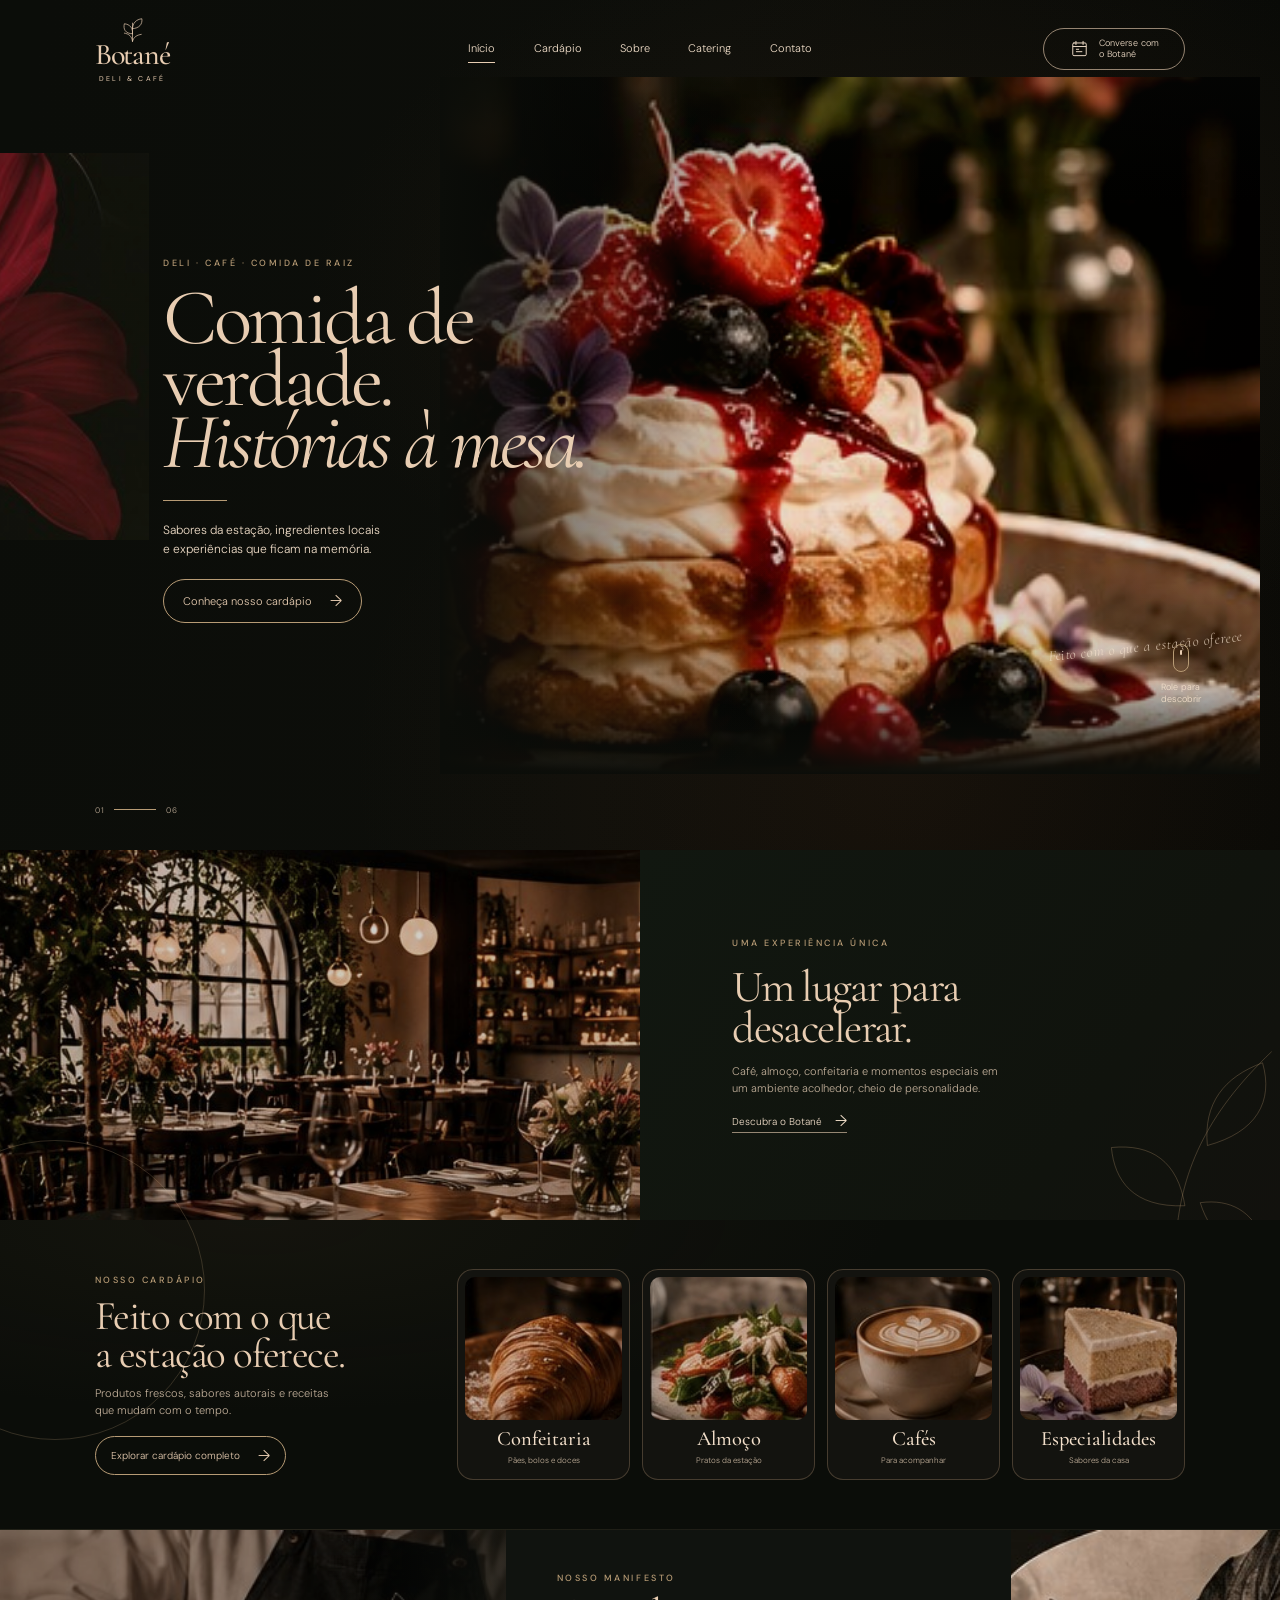
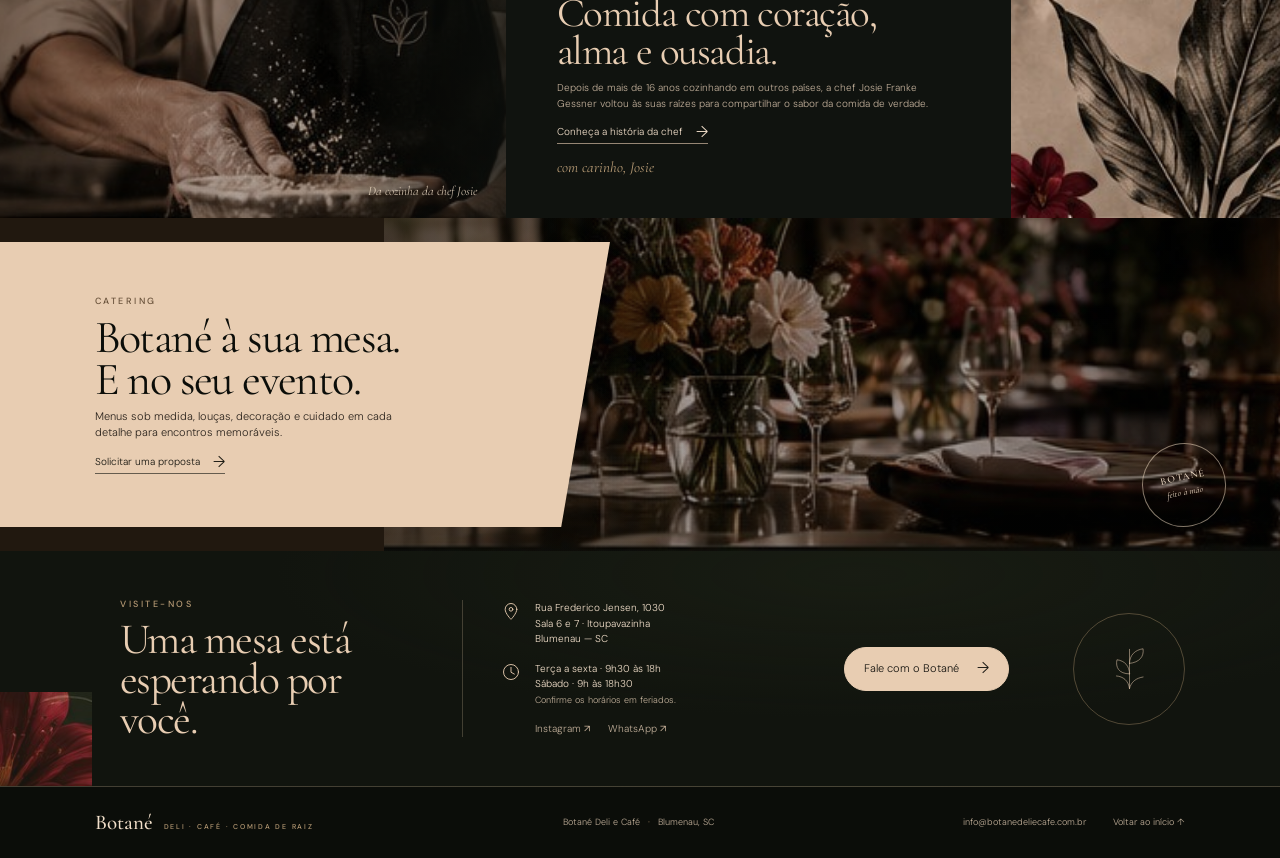
<file: index.html>
<!doctype html>
<html lang="pt-BR">
  <head>
    <meta charset="utf-8" />
    <meta name="viewport" content="width=device-width, initial-scale=1" />
    <meta name="theme-color" content="#10120d" />
    <meta name="description" content="Botané Deli e Café: comida de raiz, ingredientes da estação e experiências feitas com coração, alma e ousadia em Blumenau." />
    <title>Botané — comida de verdade, histórias à mesa</title>
    <link rel="preconnect" href="https://fonts.googleapis.com" />
    <link rel="preconnect" href="https://fonts.gstatic.com" crossorigin />
    <link href="https://fonts.googleapis.com/css2?family=Cormorant+Garamond:ital,wght@0,400;0,500;0,600;1,400;1,500&family=DM+Sans:wght@300;400;500;600&display=swap" rel="stylesheet" />
    <link rel="stylesheet" href="styles.css" />
    <script src="app.js" defer></script>
  </head>
  <body>
    <a class="skip-link" href="#conteudo">Pular para o conteúdo</a>
    <header class="site-header" data-header>
      <a class="brand" href="index.html" aria-label="Botané Deli e Café — página inicial">
        <svg class="brand__sprig" viewBox="0 0 42 48" aria-hidden="true"><path d="M21 42V13m0 17C9 30 6 22 8 14c9 1 14 7 13 16Zm0-8c0-9 6-15 15-16 1 9-4 15-15 16Zm0 20c-1-8-6-12-13-13m13 13c2-7 7-10 14-11" /></svg>
        <span class="brand__name">Botané</span>
        <span class="brand__descriptor">DELI &amp; CAFÉ</span>
      </a>
      <button class="menu-toggle" type="button" aria-label="Abrir navegação" aria-expanded="false" aria-controls="main-navigation" data-menu-toggle>
        <span></span><span></span>
      </button>
      <nav class="main-navigation" id="main-navigation" aria-label="Navegação principal" data-navigation>
        <a class="is-current" href="index.html" aria-current="page">Início</a>
        <a href="cardapio.html">Cardápio</a>
        <a href="#experiencia">Sobre</a>
        <a href="#catering">Catering</a>
        <a href="#visite">Contato</a>
      </nav>
      <a class="header-cta" href="https://wa.me/5547992079897" target="_blank" rel="noreferrer">
        <svg viewBox="0 0 24 24" aria-hidden="true"><rect x="3.5" y="5" width="17" height="16" rx="1.5"/><path d="M7.5 3v4M16.5 3v4M4 9.5h16M8 13h3M8 16h7"/></svg>
        <span>Converse com<br />o Botané</span>
      </a>
    </header>

    <main id="conteudo">
      <section class="hero" aria-labelledby="hero-title">
        <img class="hero__flower" src="public/images/hero-flower.jpg" alt="" aria-hidden="true" />
        <div class="hero__ambient" aria-hidden="true"></div>
        <div class="hero__media">
          <img src="public/images/hero-dessert.jpg" alt="Bolo artesanal com frutas vermelhas e flores comestíveis" fetchpriority="high" />
          <span class="hero__media-caption">Feito com o que a estação oferece</span>
        </div>
        <div class="hero__content">
          <p class="eyebrow">DELI · CAFÉ · COMIDA DE RAIZ</p>
          <h1 id="hero-title">Comida de<br />verdade.<br /><em>Histórias à mesa.</em></h1>
          <span class="fine-rule" aria-hidden="true"></span>
          <p class="hero__intro">Sabores da estação, ingredientes locais<br class="desktop-break" /> e experiências que ficam na memória.</p>
          <a class="button button--outline" href="cardapio.html">Conheça nosso cardápio <span aria-hidden="true">→</span></a>
        </div>
        <a class="scroll-cue" href="#experiencia" aria-label="Role para descobrir"><span class="scroll-cue__mouse" aria-hidden="true"></span><span>Role para<br />descobrir</span></a>
        <span class="hero__index" aria-hidden="true">01 <i></i> 06</span>
      </section>

      <section class="experience" id="experiencia" aria-labelledby="experience-title">
        <div class="experience__photo"><img src="public/images/cafe-interior.jpg" alt="Interior acolhedor do Botané, com luz quente, plantas e mesas postas" loading="lazy" /></div>
        <div class="experience__copy">
          <p class="eyebrow">UMA EXPERIÊNCIA ÚNICA</p>
          <h2 id="experience-title">Um lugar para<br />desacelerar.</h2>
          <p>Café, almoço, confeitaria e momentos especiais em um ambiente acolhedor, cheio de personalidade.</p>
          <a class="text-link" href="#manifesto">Descubra o Botané <span aria-hidden="true">→</span></a>
          <svg class="experience__leaf" viewBox="0 0 190 220" aria-hidden="true"><path d="M82 206C86 137 111 80 176 18M91 169C40 171 22 144 19 112c40-4 65 14 72 57Zm22-59c-4-41 16-67 54-81 11 38-6 68-54 81Zm-7 56c30-4 51 9 61 35-28 12-50 0-61-35Z"/></svg>
        </div>
      </section>

      <section class="menu-preview section-wrap" aria-labelledby="menu-preview-title">
        <div class="menu-preview__intro">
          <p class="eyebrow">NOSSO CARDÁPIO</p>
          <h2 id="menu-preview-title">Feito com o que<br />a estação oferece.</h2>
          <p>Produtos frescos, sabores autorais e receitas que mudam com o tempo.</p>
          <a class="button button--outline" href="cardapio.html">Explorar cardápio completo <span aria-hidden="true">→</span></a>
        </div>
        <div class="category-cards">
          <a class="category-card" href="cardapio.html#confeitaria"><img src="public/images/menu-croissant.jpg" alt="Croissant dourado" loading="lazy" /><span class="category-card__name">Confeitaria</span><span class="category-card__caption">Pães, bolos e doces</span></a>
          <a class="category-card" href="cardapio.html#almoco"><img src="public/images/menu-lunch.jpg" alt="Prato fresco com folhas e vegetais" loading="lazy" /><span class="category-card__name">Almoço</span><span class="category-card__caption">Pratos da estação</span></a>
          <a class="category-card" href="cardapio.html#cafes"><img src="public/images/menu-coffee.jpg" alt="Café com desenho de latte art" loading="lazy" /><span class="category-card__name">Cafés</span><span class="category-card__caption">Para acompanhar</span></a>
          <a class="category-card" href="cardapio.html#especialidades"><img src="public/images/menu-cake.jpg" alt="Fatia de bolo artesanal" loading="lazy" /><span class="category-card__name">Especialidades</span><span class="category-card__caption">Sabores da casa</span></a>
        </div>
        <span class="section-ornament section-ornament--menu" aria-hidden="true"></span>
      </section>

      <section class="manifesto" id="manifesto" aria-labelledby="manifesto-title">
        <div class="manifesto__portrait"><img src="public/images/chef-josie.jpg" alt="Chef Josie prepara uma receita artesanal" loading="lazy" /><span class="manifesto__portrait-caption">Da cozinha da chef Josie</span></div>
        <div class="manifesto__copy">
          <p class="eyebrow">NOSSO MANIFESTO</p>
          <h2 id="manifesto-title">Comida com coração,<br />alma e ousadia.</h2>
          <p>Depois de mais de 16 anos cozinhando em outros países, a chef Josie Franke Gessner voltou às suas raízes para compartilhar o sabor da comida de verdade.</p>
          <a class="text-link" href="https://botanedeliecafe.com.br/" target="_blank" rel="noreferrer">Conheça a história da chef <span aria-hidden="true">→</span></a>
          <span class="manifesto__signature">com carinho, Josie</span>
        </div>
        <div class="manifesto__botanical"><img src="public/images/botanical-detail.jpg" alt="Composição botânica com flores em tons vinho e folhas" loading="lazy" /></div>
      </section>

      <section class="catering" id="catering" aria-labelledby="catering-title">
        <div class="catering__photo"><img src="public/images/catering-table.jpg" alt="Mesa de evento preparada com flores e louças" loading="lazy" /></div>
        <div class="catering__panel">
          <p class="eyebrow">CATERING</p>
          <h2 id="catering-title">Botané à sua mesa.<br />E no seu evento.</h2>
          <p>Menus sob medida, louças, decoração e cuidado em cada detalhe para encontros memoráveis.</p>
          <a class="text-link" href="https://wa.me/5547992079897?text=Olá%2C%20quero%20conversar%20sobre%20catering." target="_blank" rel="noreferrer">Solicitar uma proposta <span aria-hidden="true">→</span></a>
        </div>
        <span class="catering__seal" aria-hidden="true">BOTANÉ<br /><small>feito à mão</small></span>
      </section>

      <section class="visit" id="visite" aria-labelledby="visit-title">
        <img class="visit__flower" src="public/images/footer-flower.jpg" alt="" aria-hidden="true" loading="lazy" />
        <div class="visit__heading"><p class="eyebrow">VISITE-NOS</p><h2 id="visit-title">Uma mesa está<br />esperando por você.</h2></div>
        <div class="visit__details">
          <div class="visit__detail">
            <svg viewBox="0 0 24 24" aria-hidden="true"><path d="M19 10c0 5-7 12-7 12S5 15 5 10a7 7 0 1 1 14 0Z"/><circle cx="12" cy="10" r="2.2"/></svg>
            <p>Rua Frederico Jensen, 1030<br />Sala 6 e 7 · Itoupavazinha<br />Blumenau — SC</p>
          </div>
          <div class="visit__detail">
            <svg viewBox="0 0 24 24" aria-hidden="true"><circle cx="12" cy="12" r="9"/><path d="M12 6.5v5.8l4 2.2"/></svg>
            <p>Terça a sexta · 9h30 às 18h<br />Sábado · 9h às 18h30<br /><small>Confirme os horários em feriados.</small></p>
          </div>
          <div class="visit__socials"><a href="https://instagram.com/botanedeliecafe" target="_blank" rel="noreferrer" aria-label="Instagram da Botané">Instagram <span aria-hidden="true">↗</span></a><a href="https://wa.me/5547992079897" target="_blank" rel="noreferrer" aria-label="WhatsApp da Botané">WhatsApp <span aria-hidden="true">↗</span></a></div>
        </div>
        <a class="button button--cream" href="https://wa.me/5547992079897" target="_blank" rel="noreferrer">Fale com o Botané <span aria-hidden="true">→</span></a>
        <div class="visit__emblem" aria-hidden="true"><svg viewBox="0 0 90 100"><path d="M45 89V14m0 47C24 61 18 48 21 34c15 2 24 12 24 27Zm0-20c0-16 11-26 26-28 2 15-7 26-26 28Zm0 48c-2-15-12-23-25-24m25 24c3-13 13-20 26-22"/></svg></div>
      </section>
    </main>

    <footer class="site-footer">
      <a class="footer-brand" href="index.html">Botané <span>DELI · CAFÉ · COMIDA DE RAIZ</span></a>
      <p>Botané Deli e Café <span>·</span> Blumenau, SC</p>
      <a class="footer-email" href="mailto:info@botanedeliecafe.com.br">info@botanedeliecafe.com.br</a>
      <span class="footer-rule" aria-hidden="true"></span>
      <a class="footer-top" href="#conteudo">Voltar ao início ↑</a>
    </footer>
  </body>
</html>
</file>
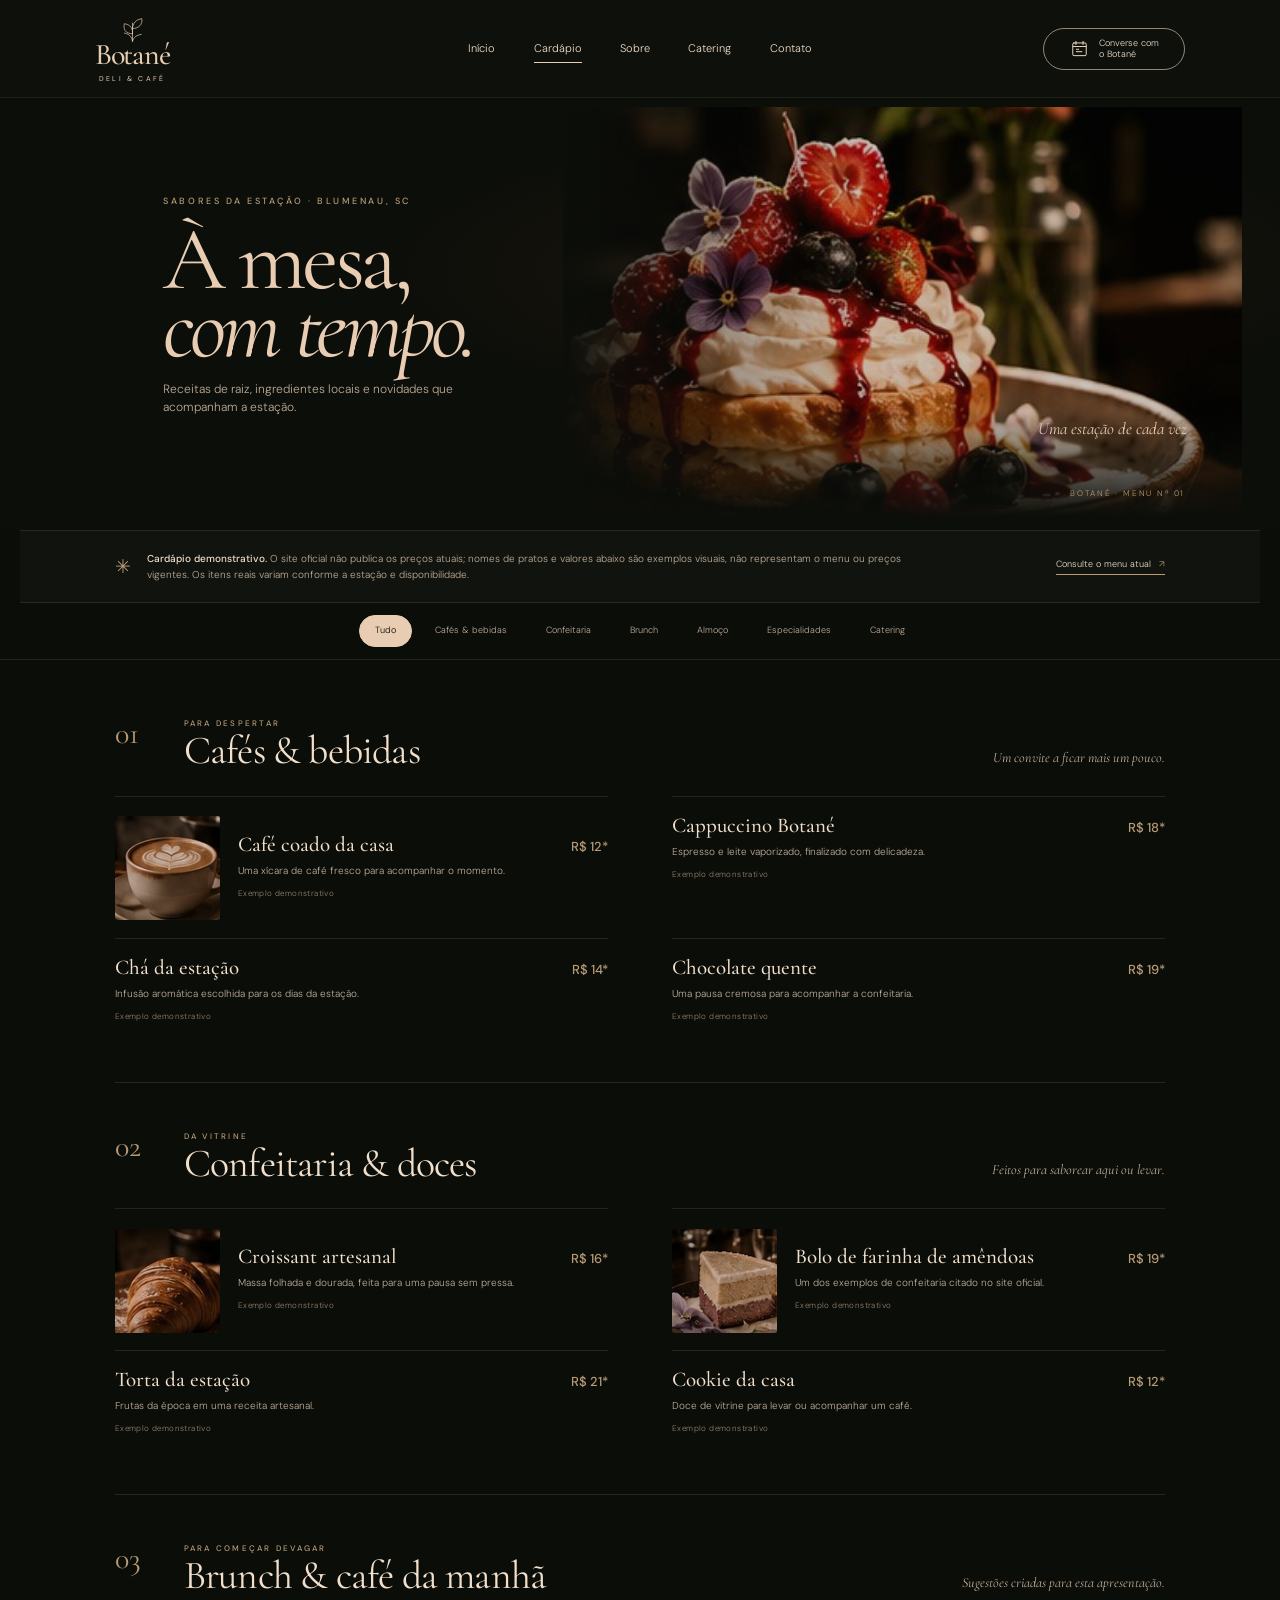
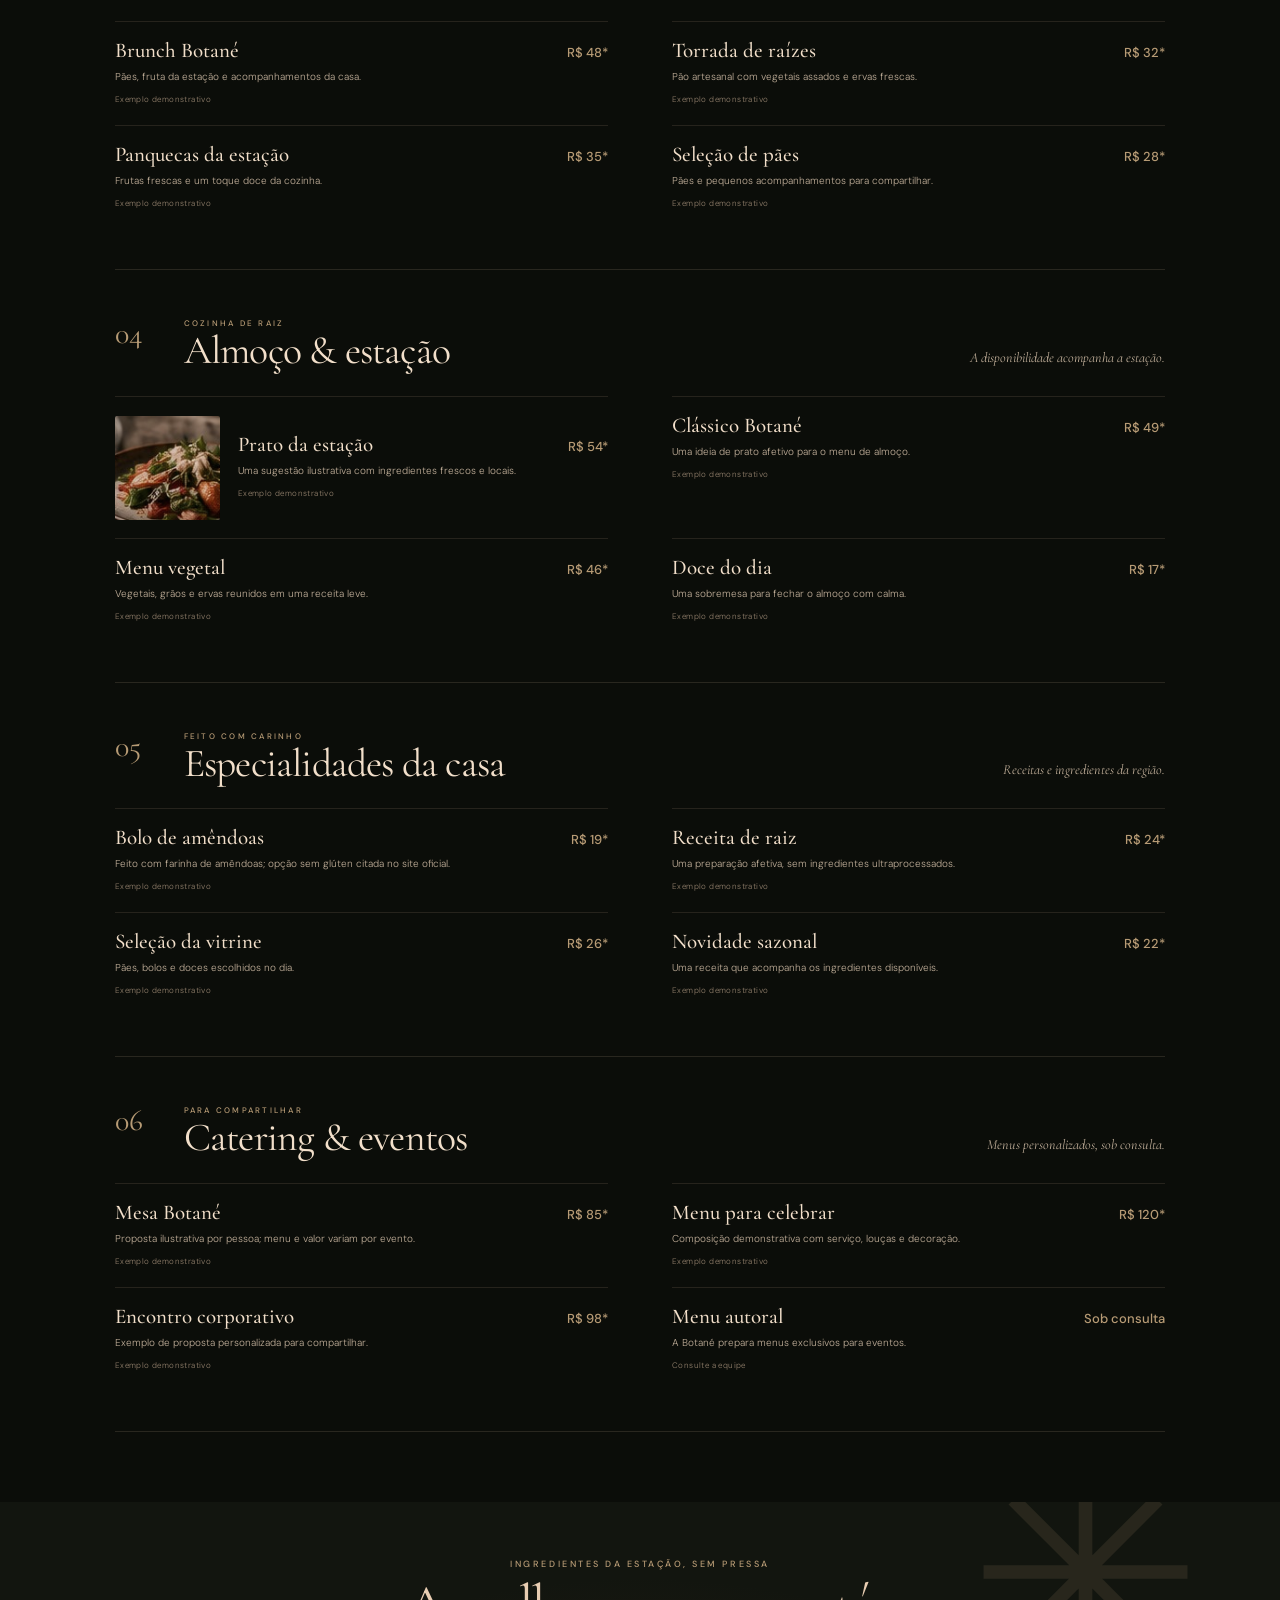
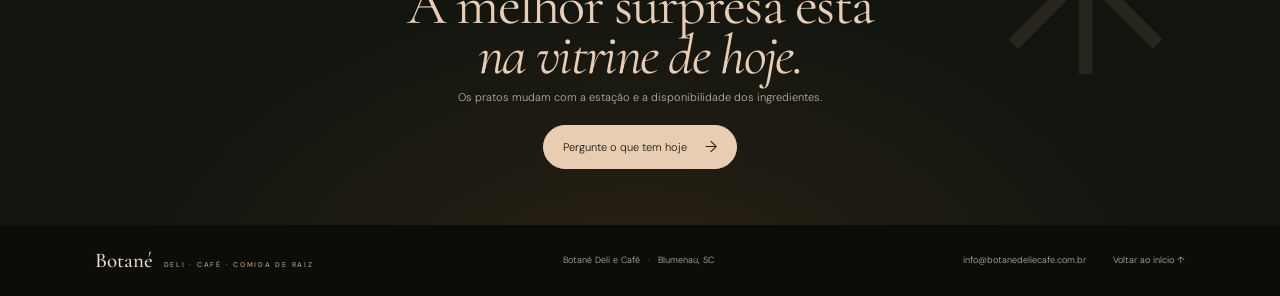
<file: cardapio.html>
<!doctype html>
<html lang="pt-BR">
  <head>
    <meta charset="utf-8" />
    <meta name="viewport" content="width=device-width, initial-scale=1" />
    <meta name="theme-color" content="#10120d" />
    <meta name="description" content="Explore o cardápio sazonal da Botané Deli e Café. Os valores e sugestões desta página são demonstrativos." />
    <title>Cardápio da estação — Botané Deli &amp; Café</title>
    <link rel="preconnect" href="https://fonts.googleapis.com" />
    <link rel="preconnect" href="https://fonts.gstatic.com" crossorigin />
    <link href="https://fonts.googleapis.com/css2?family=Cormorant+Garamond:ital,wght@0,400;0,500;0,600;1,400;1,500&family=DM+Sans:wght@300;400;500;600&display=swap" rel="stylesheet" />
    <link rel="stylesheet" href="styles.css" />
    <script src="app.js" defer></script>
  </head>
  <body class="menu-page">
    <a class="skip-link" href="#conteudo">Pular para o conteúdo</a>
    <header class="site-header site-header--solid" data-header>
      <a class="brand" href="index.html" aria-label="Botané Deli e Café — página inicial">
        <svg class="brand__sprig" viewBox="0 0 42 48" aria-hidden="true"><path d="M21 42V13m0 17C9 30 6 22 8 14c9 1 14 7 13 16Zm0-8c0-9 6-15 15-16 1 9-4 15-15 16Zm0 20c-1-8-6-12-13-13m13 13c2-7 7-10 14-11" /></svg>
        <span class="brand__name">Botané</span><span class="brand__descriptor">DELI &amp; CAFÉ</span>
      </a>
      <button class="menu-toggle" type="button" aria-label="Abrir navegação" aria-expanded="false" aria-controls="main-navigation" data-menu-toggle><span></span><span></span></button>
      <nav class="main-navigation" id="main-navigation" aria-label="Navegação principal" data-navigation>
        <a href="index.html">Início</a><a class="is-current" href="cardapio.html" aria-current="page">Cardápio</a><a href="index.html#experiencia">Sobre</a><a href="index.html#catering">Catering</a><a href="index.html#visite">Contato</a>
      </nav>
      <a class="header-cta" href="https://wa.me/5547992079897" target="_blank" rel="noreferrer"><svg viewBox="0 0 24 24" aria-hidden="true"><rect x="3.5" y="5" width="17" height="16" rx="1.5"/><path d="M7.5 3v4M16.5 3v4M4 9.5h16M8 13h3M8 16h7"/></svg><span>Converse com<br />o Botané</span></a>
    </header>

    <main id="conteudo" class="menu-main">
      <section class="menu-hero" aria-labelledby="menu-title">
        <div class="menu-hero__copy"><p class="eyebrow">SABORES DA ESTAÇÃO · BLUMENAU, SC</p><h1 id="menu-title">À mesa,<br /><em>com tempo.</em></h1><p>Receitas de raiz, ingredientes locais e novidades que acompanham a estação.</p></div>
        <div class="menu-hero__image"><img src="public/images/hero-dessert.jpg" alt="Bolo da estação com frutas vermelhas frescas" /><span>Uma estação de cada vez</span></div>
        <span class="menu-hero__number" aria-hidden="true">BOTANÉ · MENU Nº 01</span>
      </section>

      <div class="menu-note"><span class="menu-note__icon" aria-hidden="true">✳</span><p><strong>Cardápio demonstrativo.</strong> O site oficial não publica os preços atuais; nomes de pratos e valores abaixo são exemplos visuais, não representam o menu ou preços vigentes. Os itens reais variam conforme a estação e disponibilidade.</p><a href="https://wa.me/5547992079897?text=Olá%2C%20pode%20me%20enviar%20o%20cardápio%20atual%3F" target="_blank" rel="noreferrer">Consulte o menu atual <span aria-hidden="true">↗</span></a></div>

      <nav class="menu-categories" aria-label="Categorias do cardápio" data-menu-filters>
        <button class="is-active" type="button" data-filter="all" aria-pressed="true">Tudo</button>
        <button type="button" data-filter="cafes" aria-pressed="false">Cafés &amp; bebidas</button>
        <button type="button" data-filter="confeitaria" aria-pressed="false">Confeitaria</button>
        <button type="button" data-filter="brunch" aria-pressed="false">Brunch</button>
        <button type="button" data-filter="almoco" aria-pressed="false">Almoço</button>
        <button type="button" data-filter="especialidades" aria-pressed="false">Especialidades</button>
        <button type="button" data-filter="catering-menu" aria-pressed="false">Catering</button>
      </nav>

      <div class="menu-sections" data-menu-sections>
        <section class="menu-section" id="cafes" data-category="cafes" aria-labelledby="cafes-title">
          <div class="menu-section__heading"><span class="menu-section__no">01</span><div><p class="eyebrow">PARA DESPERTAR</p><h2 id="cafes-title">Cafés &amp; bebidas</h2></div><p class="menu-section__note">Um convite a ficar mais um pouco.</p></div>
          <div class="menu-items">
            <article class="menu-item menu-item--photo"><img src="public/images/menu-coffee.jpg" alt="Café com latte art" loading="lazy" /><div class="menu-item__body"><div class="menu-item__title"><h3>Café coado da casa</h3><span>R$ 12*</span></div><p>Uma xícara de café fresco para acompanhar o momento.</p><small>Exemplo demonstrativo</small></div></article>
            <article class="menu-item"><div class="menu-item__title"><h3>Cappuccino Botané</h3><span>R$ 18*</span></div><p>Espresso e leite vaporizado, finalizado com delicadeza.</p><small>Exemplo demonstrativo</small></article>
            <article class="menu-item"><div class="menu-item__title"><h3>Chá da estação</h3><span>R$ 14*</span></div><p>Infusão aromática escolhida para os dias da estação.</p><small>Exemplo demonstrativo</small></article>
            <article class="menu-item"><div class="menu-item__title"><h3>Chocolate quente</h3><span>R$ 19*</span></div><p>Uma pausa cremosa para acompanhar a confeitaria.</p><small>Exemplo demonstrativo</small></article>
          </div>
        </section>

        <section class="menu-section" id="confeitaria" data-category="confeitaria" aria-labelledby="confeitaria-title">
          <div class="menu-section__heading"><span class="menu-section__no">02</span><div><p class="eyebrow">DA VITRINE</p><h2 id="confeitaria-title">Confeitaria &amp; doces</h2></div><p class="menu-section__note">Feitos para saborear aqui ou levar.</p></div>
          <div class="menu-items">
            <article class="menu-item menu-item--photo"><img src="public/images/menu-croissant.jpg" alt="Croissant artesanal" loading="lazy" /><div class="menu-item__body"><div class="menu-item__title"><h3>Croissant artesanal</h3><span>R$ 16*</span></div><p>Massa folhada e dourada, feita para uma pausa sem pressa.</p><small>Exemplo demonstrativo</small></div></article>
            <article class="menu-item menu-item--photo"><img src="public/images/menu-cake.jpg" alt="Fatia de bolo artesanal" loading="lazy" /><div class="menu-item__body"><div class="menu-item__title"><h3>Bolo de farinha de amêndoas</h3><span>R$ 19*</span></div><p>Um dos exemplos de confeitaria citado no site oficial.</p><small>Exemplo demonstrativo</small></div></article>
            <article class="menu-item"><div class="menu-item__title"><h3>Torta da estação</h3><span>R$ 21*</span></div><p>Frutas da época em uma receita artesanal.</p><small>Exemplo demonstrativo</small></article>
            <article class="menu-item"><div class="menu-item__title"><h3>Cookie da casa</h3><span>R$ 12*</span></div><p>Doce de vitrine para levar ou acompanhar um café.</p><small>Exemplo demonstrativo</small></article>
          </div>
        </section>

        <section class="menu-section" id="brunch" data-category="brunch" aria-labelledby="brunch-title">
          <div class="menu-section__heading"><span class="menu-section__no">03</span><div><p class="eyebrow">PARA COMEÇAR DEVAGAR</p><h2 id="brunch-title">Brunch &amp; café da manhã</h2></div><p class="menu-section__note">Sugestões criadas para esta apresentação.</p></div>
          <div class="menu-items">
            <article class="menu-item"><div class="menu-item__title"><h3>Brunch Botané</h3><span>R$ 48*</span></div><p>Pães, fruta da estação e acompanhamentos da casa.</p><small>Exemplo demonstrativo</small></article>
            <article class="menu-item"><div class="menu-item__title"><h3>Torrada de raízes</h3><span>R$ 32*</span></div><p>Pão artesanal com vegetais assados e ervas frescas.</p><small>Exemplo demonstrativo</small></article>
            <article class="menu-item"><div class="menu-item__title"><h3>Panquecas da estação</h3><span>R$ 35*</span></div><p>Frutas frescas e um toque doce da cozinha.</p><small>Exemplo demonstrativo</small></article>
            <article class="menu-item"><div class="menu-item__title"><h3>Seleção de pães</h3><span>R$ 28*</span></div><p>Pães e pequenos acompanhamentos para compartilhar.</p><small>Exemplo demonstrativo</small></article>
          </div>
        </section>

        <section class="menu-section" id="almoco" data-category="almoco" aria-labelledby="almoco-title">
          <div class="menu-section__heading"><span class="menu-section__no">04</span><div><p class="eyebrow">COZINHA DE RAIZ</p><h2 id="almoco-title">Almoço &amp; estação</h2></div><p class="menu-section__note">A disponibilidade acompanha a estação.</p></div>
          <div class="menu-items">
            <article class="menu-item menu-item--photo"><img src="public/images/menu-lunch.jpg" alt="Salada de folhas e vegetais da estação" loading="lazy" /><div class="menu-item__body"><div class="menu-item__title"><h3>Prato da estação</h3><span>R$ 54*</span></div><p>Uma sugestão ilustrativa com ingredientes frescos e locais.</p><small>Exemplo demonstrativo</small></div></article>
            <article class="menu-item"><div class="menu-item__title"><h3>Clássico Botané</h3><span>R$ 49*</span></div><p>Uma ideia de prato afetivo para o menu de almoço.</p><small>Exemplo demonstrativo</small></article>
            <article class="menu-item"><div class="menu-item__title"><h3>Menu vegetal</h3><span>R$ 46*</span></div><p>Vegetais, grãos e ervas reunidos em uma receita leve.</p><small>Exemplo demonstrativo</small></article>
            <article class="menu-item"><div class="menu-item__title"><h3>Doce do dia</h3><span>R$ 17*</span></div><p>Uma sobremesa para fechar o almoço com calma.</p><small>Exemplo demonstrativo</small></article>
          </div>
        </section>

        <section class="menu-section" id="especialidades" data-category="especialidades" aria-labelledby="special-title">
          <div class="menu-section__heading"><span class="menu-section__no">05</span><div><p class="eyebrow">FEITO COM CARINHO</p><h2 id="special-title">Especialidades da casa</h2></div><p class="menu-section__note">Receitas e ingredientes da região.</p></div>
          <div class="menu-items">
            <article class="menu-item"><div class="menu-item__title"><h3>Bolo de amêndoas</h3><span>R$ 19*</span></div><p>Feito com farinha de amêndoas; opção sem glúten citada no site oficial.</p><small>Exemplo demonstrativo</small></article>
            <article class="menu-item"><div class="menu-item__title"><h3>Receita de raiz</h3><span>R$ 24*</span></div><p>Uma preparação afetiva, sem ingredientes ultraprocessados.</p><small>Exemplo demonstrativo</small></article>
            <article class="menu-item"><div class="menu-item__title"><h3>Seleção da vitrine</h3><span>R$ 26*</span></div><p>Pães, bolos e doces escolhidos no dia.</p><small>Exemplo demonstrativo</small></article>
            <article class="menu-item"><div class="menu-item__title"><h3>Novidade sazonal</h3><span>R$ 22*</span></div><p>Uma receita que acompanha os ingredientes disponíveis.</p><small>Exemplo demonstrativo</small></article>
          </div>
        </section>

        <section class="menu-section" id="catering-menu" data-category="catering-menu" aria-labelledby="catering-menu-title">
          <div class="menu-section__heading"><span class="menu-section__no">06</span><div><p class="eyebrow">PARA COMPARTILHAR</p><h2 id="catering-menu-title">Catering &amp; eventos</h2></div><p class="menu-section__note">Menus personalizados, sob consulta.</p></div>
          <div class="menu-items">
            <article class="menu-item"><div class="menu-item__title"><h3>Mesa Botané</h3><span>R$ 85*</span></div><p>Proposta ilustrativa por pessoa; menu e valor variam por evento.</p><small>Exemplo demonstrativo</small></article>
            <article class="menu-item"><div class="menu-item__title"><h3>Menu para celebrar</h3><span>R$ 120*</span></div><p>Composição demonstrativa com serviço, louças e decoração.</p><small>Exemplo demonstrativo</small></article>
            <article class="menu-item"><div class="menu-item__title"><h3>Encontro corporativo</h3><span>R$ 98*</span></div><p>Exemplo de proposta personalizada para compartilhar.</p><small>Exemplo demonstrativo</small></article>
            <article class="menu-item"><div class="menu-item__title"><h3>Menu autoral</h3><span>Sob consulta</span></div><p>A Botané prepara menus exclusivos para eventos.</p><small>Consulte a equipe</small></article>
          </div>
        </section>
      </div>

      <section class="menu-cta" aria-labelledby="menu-cta-title"><p class="eyebrow">INGREDIENTES DA ESTAÇÃO, SEM PRESSA</p><h2 id="menu-cta-title">A melhor surpresa está<br /><em>na vitrine de hoje.</em></h2><p>Os pratos mudam com a estação e a disponibilidade dos ingredientes.</p><a class="button button--cream" href="https://wa.me/5547992079897?text=Olá%2C%20quero%20saber%20o%20que%20está%20disponível%20hoje." target="_blank" rel="noreferrer">Pergunte o que tem hoje <span aria-hidden="true">→</span></a><span class="menu-cta__ornament" aria-hidden="true">✳</span></section>
    </main>

    <footer class="site-footer"><a class="footer-brand" href="index.html">Botané <span>DELI · CAFÉ · COMIDA DE RAIZ</span></a><p>Botané Deli e Café <span>·</span> Blumenau, SC</p><a class="footer-email" href="mailto:info@botanedeliecafe.com.br">info@botanedeliecafe.com.br</a><span class="footer-rule" aria-hidden="true"></span><a class="footer-top" href="#conteudo">Voltar ao início ↑</a></footer>
  </body>
</html>
</file>
<file: styles.css>
@import url('https://fonts.googleapis.com/css2?family=Cormorant+Garamond:ital,wght@0,400;0,500;0,600;1,400;1,500&family=DM+Sans:wght@300;400;500;600&display=swap');

:root {
  color-scheme: dark;
  --ink: #0b0d09;
  --ink-soft: #11140f;
  --ink-green: #10160f;
  --cream: #e8cdb2;
  --cream-light: #f2dfca;
  --muted: #bfad98;
  --gold: #b79b75;
  --line: rgba(226, 199, 166, .24);
  --serif: 'Cormorant Garamond', Georgia, serif;
  --sans: 'DM Sans', Arial, sans-serif;
  --page-gutter: clamp(24px, 7.4vw, 112px);
}

* { box-sizing: border-box; }
html { scroll-behavior: smooth; scroll-padding-top: 90px; background: var(--ink); }
body { margin: 0; background: var(--ink); color: var(--cream); font-family: var(--sans); font-size: 14px; font-weight: 300; line-height: 1.55; overflow-x: hidden; }
img { display: block; max-width: 100%; }
a { color: inherit; text-decoration: none; }
button { color: inherit; font: inherit; }
::selection { color: var(--ink); background: var(--cream); }

.skip-link { position: fixed; z-index: 30; top: 12px; left: 12px; padding: 10px 14px; color: var(--ink); background: var(--cream); transform: translateY(-160%); }
.skip-link:focus { transform: translateY(0); }
.eyebrow { margin: 0 0 17px; color: var(--gold); font-size: 9px; font-weight: 500; letter-spacing: .28em; line-height: 1.5; text-transform: uppercase; }
.fine-rule { display: block; width: 64px; height: 1px; margin: 26px 0 20px; background: var(--gold); }

.site-header { position: absolute; z-index: 10; top: 0; left: 0; display: grid; width: 100%; min-height: 94px; padding: 15px var(--page-gutter); grid-template-columns: 1fr auto 1fr; align-items: center; }
.site-header--solid { position: relative; background: #0d100b; border-bottom: 1px solid rgba(226,199,166,.08); }
.brand { display: inline-grid; width: max-content; justify-items: center; line-height: 1; color: var(--cream); }
.brand__sprig { width: 27px; height: 30px; margin-bottom: -2px; fill: none; stroke: var(--cream); stroke-linecap: round; stroke-linejoin: round; stroke-width: 1.1; }
.brand__name { font: 500 30px/.8 var(--serif); letter-spacing: -.04em; }
.brand__descriptor { margin-top: 8px; font-size: 7px; font-weight: 400; letter-spacing: .32em; }
.main-navigation { display: flex; align-items: center; gap: clamp(22px, 3vw, 45px); }
.main-navigation a { position: relative; padding: 10px 0; color: var(--cream-light); font-size: 11px; transition: color .25s ease; }
.main-navigation a:hover, .main-navigation a:focus-visible { color: #fff; }
.main-navigation a::after { position: absolute; right: 0; bottom: 4px; left: 0; height: 1px; background: var(--cream); content: ''; transform: scaleX(0); transform-origin: left; transition: transform .25s ease; }
.main-navigation a:hover::after, .main-navigation a.is-current::after { transform: scaleX(1); }
.header-cta { justify-self: end; display: inline-flex; min-width: 142px; min-height: 42px; align-items: center; justify-content: center; gap: 10px; padding: 7px 15px; border: 1px solid rgba(232,205,178,.62); border-radius: 30px; color: var(--cream-light); font-size: 9px; line-height: 1.2; transition: background .25s, color .25s; }
.header-cta:hover { color: var(--ink); background: var(--cream); }
.header-cta svg { width: 19px; height: 19px; fill: none; stroke: currentColor; stroke-linecap: round; stroke-linejoin: round; stroke-width: 1.2; }
.menu-toggle { display: none; }

.hero { position: relative; isolation: isolate; display: flex; min-height: min(850px, 100svh); align-items: center; overflow: hidden; padding: 113px var(--page-gutter) 78px; background: radial-gradient(ellipse at 72% 35%, rgba(57,38,20,.32), transparent 47%), linear-gradient(100deg,#0b0d09 3%,#0d0e0a 51%,#080906 100%); }
.hero__ambient { position: absolute; z-index: -1; inset: 0; opacity: .55; background: radial-gradient(ellipse at 70% 90%,rgba(112,59,28,.24),transparent 43%); }
.hero__flower { position: absolute; z-index: -1; top: 18%; left: -43px; width: clamp(116px, 15vw, 198px); height: auto; mix-blend-mode: screen; opacity: .87; filter: saturate(1.1) brightness(.9); }
.hero__media { position: absolute; z-index: -1; top: 9%; right: 1.6%; width: min(64%, 940px); height: 82%; }
.hero__media::after { position: absolute; inset: 0; background: linear-gradient(90deg,var(--ink) 0%,rgba(11,13,9,.48) 14%,transparent 43%),linear-gradient(0deg,var(--ink) 0%,rgba(11,13,9,.17) 13%,transparent 36%),linear-gradient(180deg,rgba(11,13,9,.3),transparent 18%); content: ''; }
.hero__media img { width: 100%; height: 100%; object-fit: cover; object-position: 52% center; opacity: .93; filter: saturate(.95) contrast(1.04); }
.hero__media-caption { position: absolute; right: 2%; bottom: 17%; z-index: 1; color: rgba(242,223,202,.72); font: italic 15px var(--serif); letter-spacing: .04em; transform: rotate(-6deg); }
.hero__content { position: relative; z-index: 1; width: min(530px, 52%); margin: 0 0 5px 6.3%; }
.hero__content .eyebrow { margin-bottom: 18px; }
h1, h2, h3, p { margin-top: 0; }
.hero h1 { margin: 0; font: 400 clamp(64px, 6.2vw, 94px)/.78 var(--serif); letter-spacing: -.045em; }
.hero h1 em, .menu-hero h1 em, .menu-cta h2 em { font-weight: 400; }
.hero__intro { margin: 0; color: var(--cream-light); font-size: 12px; line-height: 1.55; }
.button { display: inline-flex; min-height: 44px; align-items: center; justify-content: center; gap: 18px; padding: 11px 19px; border: 1px solid var(--gold); border-radius: 99px; font-size: 11px; transition: color .25s, background .25s, border .25s, transform .25s; }
.button span, .text-link span { font-size: 16px; line-height: .8; transition: transform .25s; }
.button:hover span, .text-link:hover span { transform: translateX(4px); }
.button--outline:hover { color: var(--ink); background: var(--cream); border-color: var(--cream); }
.hero .button { margin-top: 21px; }
.scroll-cue { position: absolute; right: 6.2%; bottom: 17%; display: grid; justify-items: center; gap: 9px; color: var(--cream-light); font-size: 9px; line-height: 1.35; text-align: center; }
.scroll-cue__mouse { position: relative; display: block; width: 16px; height: 28px; border: 1px solid var(--gold); border-radius: 20px; }
.scroll-cue__mouse::after { position: absolute; top: 5px; left: 6px; width: 2px; height: 5px; border-radius: 2px; background: var(--cream); content: ''; animation: scroll-dot 1.6s ease-in-out infinite; }
.hero__index { position: absolute; bottom: 34px; left: var(--page-gutter); display: flex; align-items: center; gap: 10px; color: var(--muted); font-size: 8px; letter-spacing: .1em; }
.hero__index i { display: block; width: 42px; height: 1px; background: var(--gold); }

.experience { position: relative; display: grid; min-height: 370px; grid-template-columns: 1fr 1fr; overflow: hidden; background: var(--ink-green); }
.experience__photo { min-height: 370px; overflow: hidden; }
.experience__photo img { width: 100%; height: 100%; min-height: 370px; object-fit: cover; object-position: center; filter: saturate(.82) brightness(.82); }
.experience__copy { position: relative; isolation: isolate; display: flex; min-height: 370px; flex-direction: column; align-items: flex-start; justify-content: center; overflow: hidden; padding: 52px clamp(42px, 7.2vw, 112px); background: linear-gradient(125deg, #111710 0%,#10130d 70%,#12110d 100%); }
.experience__copy h2, .menu-preview h2, .manifesto h2, .catering h2, .visit h2 { margin-bottom: 13px; font: 400 clamp(35px, 3.5vw, 51px)/.92 var(--serif); letter-spacing: -.035em; }
.experience__copy > p:not(.eyebrow) { max-width: 270px; margin-bottom: 16px; color: var(--muted); font-size: 11px; line-height: 1.6; }
.experience__leaf { position: absolute; z-index: -1; right: -6px; bottom: -39px; width: 194px; height: 227px; fill: none; stroke: rgba(188,154,113,.38); stroke-width: .75; }
.text-link { display: inline-flex; align-items: center; gap: 13px; border-bottom: 1px solid rgba(232,205,178,.62); padding: 0 0 3px; color: var(--cream-light); font-size: 10px; transition: color .2s; }
.text-link:hover { color: #fff; }

.section-wrap { position: relative; padding-right: var(--page-gutter); padding-left: var(--page-gutter); }
.menu-preview { display: grid; min-height: 310px; align-items: center; grid-template-columns: minmax(245px, .82fr) 2fr; gap: clamp(28px, 5vw, 76px); padding-top: 44px; padding-bottom: 44px; border-bottom: 1px solid rgba(226,199,166,.08); background: radial-gradient(ellipse at 20% 0%,rgba(75,62,39,.14),transparent 44%),#0b0d09; }
.menu-preview__intro { position: relative; z-index: 1; }
.menu-preview__intro .eyebrow { margin-bottom: 11px; }
.menu-preview h2 { margin-bottom: 12px; font-size: clamp(32px,3.2vw,46px); }
.menu-preview__intro > p:not(.eyebrow) { max-width: 255px; margin-bottom: 18px; color: var(--muted); font-size: 11px; line-height: 1.5; }
.menu-preview .button { min-height: 39px; padding: 8px 15px; font-size: 10px; }
.category-cards { display: grid; grid-template-columns: repeat(4, minmax(0,1fr)); gap: 12px; }
.category-card { position: relative; display: flex; min-width: 0; flex-direction: column; align-items: center; overflow: hidden; padding: 7px 7px 12px; border: 1px solid rgba(205,171,134,.27); border-radius: 16px; color: var(--cream-light); background: #13130f; transition: border-color .25s, transform .25s, background .25s; }
.category-card:hover { transform: translateY(-5px); border-color: var(--gold); background: #171710; }
.category-card img { width: 100%; aspect-ratio: 1.1/1; border-radius: 10px; object-fit: cover; filter: saturate(.9) brightness(.85); transition: filter .25s; }
.category-card:hover img { filter: saturate(1) brightness(1); }
.category-card__name { margin-top: 9px; font: 500 clamp(17px,1.6vw,22px)/1 var(--serif); }
.category-card__caption { margin-top: 5px; color: var(--muted); font-size: 8px; }
.section-ornament--menu { position: absolute; top: -80px; left: -95px; width: 300px; height: 300px; border: 1px solid rgba(202,168,126,.22); border-radius: 50%; pointer-events: none; }

.manifesto { display: grid; min-height: 288px; grid-template-columns: 1fr 1fr 21%; overflow: hidden; background: #10130f; }
.manifesto__portrait { position: relative; min-height: 288px; overflow: hidden; }
.manifesto__portrait::after { position: absolute; inset: 0; background: linear-gradient(90deg,transparent 65%,rgba(16,19,15,.65)); content: ''; }
.manifesto__portrait img { width: 100%; height: 100%; min-height: 288px; object-fit: cover; object-position: center; filter: saturate(.68) brightness(.78); }
.manifesto__portrait-caption { position: absolute; z-index: 1; right: 29px; bottom: 19px; color: rgba(243,225,203,.8); font: italic 13px var(--serif); }
.manifesto__copy { display: flex; flex-direction: column; align-items: flex-start; justify-content: center; padding: 35px clamp(28px,4vw,65px); }
.manifesto__copy .eyebrow { margin-bottom: 9px; }
.manifesto h2 { margin-bottom: 10px; font-size: clamp(32px,3.2vw,46px); }
.manifesto__copy > p:not(.eyebrow) { max-width: 390px; margin-bottom: 13px; color: var(--muted); font-size: 10px; line-height: 1.55; }
.manifesto__signature { margin-top: 14px; color: var(--gold); font: italic 15px var(--serif); }
.manifesto__botanical { min-height: 288px; overflow: hidden; background: #27221c; }
.manifesto__botanical img { width: 100%; height: 100%; min-height: 288px; object-fit: cover; object-position: center; filter: saturate(.8); }

.catering { position: relative; display: flex; min-height: 333px; align-items: center; overflow: hidden; background: #21180f; }
.catering__photo { position: absolute; inset: 0 0 0 30%; }
.catering__photo::after { position: absolute; inset: 0; background: linear-gradient(90deg,rgba(9,10,7,.44),transparent 35%),linear-gradient(0deg,rgba(8,9,7,.18),rgba(8,9,7,.07)); content: ''; }
.catering__photo img { width: 100%; height: 100%; object-fit: cover; object-position: center 55%; filter: saturate(.8) brightness(.75); }
.catering__panel { position: relative; z-index: 1; display: flex; width: min(48%, 610px); min-height: 285px; flex-direction: column; align-items: flex-start; justify-content: center; padding: 35px clamp(30px,7.4vw,112px); color: var(--ink); background: var(--cream); clip-path: polygon(0 0,100% 0,92% 100%,0 100%); }
.catering__panel .eyebrow { margin-bottom: 7px; color: #68513a; }
.catering h2 { margin-bottom: 9px; font-size: clamp(34px,3.6vw,50px); }
.catering__panel > p:not(.eyebrow) { max-width: 310px; margin-bottom: 13px; color: #2e261f; font-size: 11px; line-height: 1.45; }
.catering__panel .text-link { border-color: rgba(16,18,13,.6); color: #17160f; }
.catering__seal { position: absolute; z-index: 1; right: 4.2%; bottom: 24px; display: grid; width: 84px; height: 84px; align-content: center; justify-items: center; border: 1px solid rgba(236,215,189,.55); border-radius: 50%; color: var(--cream-light); font: 500 10px/.9 var(--serif); letter-spacing: .1em; text-align: center; transform: rotate(-12deg); }
.catering__seal small { margin-top: 5px; font: italic 9px var(--serif); letter-spacing: 0; }

.visit { position: relative; display: grid; min-height: 236px; align-items: center; grid-template-columns: 1.05fr 1.1fr auto 125px; gap: clamp(22px,4vw,56px); overflow: hidden; padding: 33px var(--page-gutter); border-bottom: 1px solid var(--line); background: radial-gradient(ellipse at 67% 10%,rgba(40,46,29,.3),transparent 48%),#11140e; }
.visit__flower { position: absolute; bottom: -31px; left: -12px; width: 104px; mix-blend-mode: screen; opacity: .9; }
.visit__heading { position: relative; z-index: 1; padding-left: 8%; }
.visit__heading .eyebrow { margin-bottom: 8px; }
.visit h2 { margin-bottom: 0; font-size: clamp(33px,3.4vw,49px); }
.visit__details { display: grid; gap: 14px; padding-left: clamp(20px,3vw,40px); border-left: 1px solid var(--line); }
.visit__detail { display: flex; align-items: flex-start; gap: 14px; }
.visit__detail svg { flex: 0 0 20px; width: 20px; height: 20px; margin-top: 1px; fill: none; stroke: var(--cream); stroke-linecap: round; stroke-linejoin: round; stroke-width: 1.1; }
.visit__detail p { margin: 0; color: var(--cream-light); font-size: 10px; line-height: 1.55; }
.visit__detail small { color: var(--muted); font-size: 9px; }
.visit__socials { display: flex; gap: 18px; padding-left: 34px; }
.visit__socials a { color: var(--muted); font-size: 10px; transition: color .2s; }
.visit__socials a:hover { color: #fff; }
.visit__socials span { color: var(--cream); }
.button--cream { border-color: var(--cream); color: #181611; background: var(--cream); white-space: nowrap; }
.button--cream:hover { border-color: var(--cream-light); background: var(--cream-light); transform: translateY(-2px); }
.visit__emblem { display: grid; width: 112px; height: 112px; place-items: center; justify-self: end; border: 1px solid rgba(183,155,117,.38); border-radius: 50%; }
.visit__emblem svg { width: 47px; fill: none; stroke: var(--cream); stroke-linecap: round; stroke-linejoin: round; stroke-width: 1; }

.site-footer { display: grid; min-height: 71px; align-items: center; grid-template-columns: auto 1fr auto auto; gap: 27px; padding: 14px var(--page-gutter); color: var(--muted); font-size: 9px; }
.footer-brand { display: flex; align-items: baseline; gap: 11px; color: var(--cream-light); font: 500 21px var(--serif); }
.footer-brand span { color: var(--gold); font: 500 7px var(--sans); letter-spacing: .25em; }
.site-footer p { margin: 0; justify-self: center; }
.site-footer p span { padding: 0 5px; color: var(--gold); }
.footer-email { transition: color .2s; }
.footer-email:hover, .footer-top:hover { color: var(--cream-light); }
.footer-rule { display: none; }
.footer-top { justify-self: end; white-space: nowrap; }

/* Cardápio */
.menu-main { background: var(--ink); }
.menu-hero { position: relative; display: flex; min-height: 432px; align-items: center; overflow: hidden; padding: 48px var(--page-gutter) 52px; background: radial-gradient(ellipse at 68% 40%,rgba(87,45,26,.25),transparent 40%),#0c0e0a; }
.menu-hero__copy { position: relative; z-index: 1; width: 48%; padding-left: 6.3%; }
.menu-hero .eyebrow { margin-bottom: 17px; }
.menu-hero h1 { margin: 0 0 18px; font: 400 clamp(66px,7vw,98px)/.76 var(--serif); letter-spacing: -.05em; }
.menu-hero__copy > p:last-child { max-width: 330px; color: var(--muted); font-size: 12px; }
.menu-hero__image { position: absolute; top: 2%; right: 3%; width: min(53%,750px); height: 95%; }
.menu-hero__image::after { position: absolute; inset: 0; background: linear-gradient(90deg,#0c0e0a 0%,rgba(12,14,10,.24) 22%,transparent 45%),linear-gradient(0deg,#0c0e0a 0%,transparent 26%); content: ''; }
.menu-hero__image img { width: 100%; height: 100%; object-fit: cover; object-position: center; opacity: .78; }
.menu-hero__image span { position: absolute; right: 8%; bottom: 19%; z-index: 1; color: var(--cream); font: italic 17px var(--serif); }
.menu-hero__number { position: absolute; right: var(--page-gutter); bottom: 31px; color: var(--gold); font-size: 8px; letter-spacing: .23em; }
.menu-note { display: grid; max-width: 1240px; grid-template-columns: auto 1fr auto; align-items: center; gap: 16px; margin: 0 auto; padding: 20px var(--page-gutter); border-top: 1px solid rgba(226,199,166,.12); border-bottom: 1px solid rgba(226,199,166,.12); background: #10130e; }
.menu-note__icon { color: var(--gold); font-size: 19px; }
.menu-note p { max-width: 760px; margin: 0; color: var(--muted); font-size: 10px; line-height: 1.55; }
.menu-note p strong { color: var(--cream-light); font-weight: 500; }
.menu-note > a { padding-bottom: 3px; border-bottom: 1px solid var(--gold); color: var(--cream-light); font-size: 9px; white-space: nowrap; }
.menu-note > a span { margin-left: 5px; color: var(--gold); }
.menu-categories { position: sticky; z-index: 6; top: 0; display: flex; align-items: center; justify-content: center; gap: 7px; overflow-x: auto; padding: 12px var(--page-gutter); border-bottom: 1px solid rgba(226,199,166,.12); background: rgba(12,14,10,.96); scrollbar-width: none; backdrop-filter: blur(12px); }
.menu-categories::-webkit-scrollbar { display: none; }
.menu-categories button { flex: 0 0 auto; padding: 8px 15px; border: 1px solid transparent; border-radius: 99px; color: var(--muted); background: transparent; cursor: pointer; font-size: 9px; transition: color .2s, background .2s, border-color .2s; }
.menu-categories button:hover { color: var(--cream); border-color: var(--line); }
.menu-categories button.is-active { color: var(--ink); border-color: var(--cream); background: var(--cream); }
.menu-sections { max-width: 1240px; margin: 0 auto; padding: 10px var(--page-gutter) 70px; }
.menu-section { padding: 47px 0 40px; border-bottom: 1px solid rgba(226,199,166,.14); scroll-margin-top: 64px; }
.menu-section[hidden] { display: none; }
.menu-section__heading { display: grid; align-items: center; grid-template-columns: 49px 1fr auto; gap: 20px; margin-bottom: 25px; }
.menu-section__no { align-self: start; padding-top: 3px; color: var(--gold); font: 400 30px/.9 var(--serif); }
.menu-section__heading .eyebrow { margin-bottom: 2px; font-size: 8px; }
.menu-section__heading h2 { margin: 0; color: var(--cream-light); font: 400 clamp(30px,3.1vw,42px)/1 var(--serif); letter-spacing: -.02em; }
.menu-section__note { align-self: end; margin: 0 0 5px; color: var(--muted); font: italic 14px var(--serif); }
.menu-items { display: grid; grid-template-columns: repeat(2,minmax(0,1fr)); column-gap: clamp(24px,5vw,68px); }
.menu-item { min-height: 104px; padding: 18px 0 16px; border-top: 1px solid rgba(226,199,166,.12); }
.menu-item--photo { display: grid; min-height: 142px; grid-template-columns: 105px 1fr; align-items: center; gap: 18px; }
.menu-item--photo > img { width: 105px; height: 104px; border-radius: 2px; object-fit: cover; filter: saturate(.84) brightness(.88); }
.menu-item__body { min-width: 0; }
.menu-item__title { display: flex; align-items: baseline; justify-content: space-between; gap: 14px; }
.menu-item h3 { margin: 0; color: var(--cream-light); font: 500 21px/1.05 var(--serif); }
.menu-item__title > span { flex: 0 0 auto; color: var(--gold); font: 500 13px var(--sans); white-space: nowrap; }
.menu-item > p, .menu-item__body > p { margin: 7px 0 3px; color: var(--muted); font-size: 10px; line-height: 1.5; }
.menu-item small { color: #93816d; font-size: 8px; letter-spacing: .05em; }
.menu-cta { position: relative; display: flex; min-height: 323px; flex-direction: column; align-items: center; justify-content: center; overflow: hidden; padding: 54px 24px; background: radial-gradient(ellipse at 50% 130%,rgba(96,60,36,.35),transparent 58%),#12150f; text-align: center; }
.menu-cta .eyebrow { margin-bottom: 10px; }
.menu-cta h2 { margin: 0 0 9px; font: 400 clamp(38px,4.4vw,58px)/.88 var(--serif); letter-spacing: -.03em; }
.menu-cta > p:not(.eyebrow) { margin-bottom: 19px; color: var(--muted); font-size: 11px; }
.menu-cta__ornament { position: absolute; top: -63px; right: 6%; color: rgba(183,155,117,.13); font-size: 280px; line-height: 1; }

:focus-visible { outline: 2px solid var(--cream); outline-offset: 4px; }
@keyframes scroll-dot { 0%,100% { transform: translateY(0); opacity: 1; } 70% { transform: translateY(7px); opacity: .2; } }

@media (min-width: 1500px) {
  :root { --page-gutter: max(112px, calc((100vw - 1376px)/2)); }
  .hero { min-height: 900px; }
  .experience, .menu-preview, .manifesto, .catering, .visit, .site-footer { padding-right: max(var(--page-gutter), calc((100vw - 1440px)/2)); padding-left: max(var(--page-gutter), calc((100vw - 1440px)/2)); }
  .experience { padding: 0; }
}

@media (max-width: 980px) {
  :root { --page-gutter: 5vw; }
  .site-header { grid-template-columns: 1fr auto auto; gap: 22px; }
  .main-navigation { gap: 20px; }
  .header-cta { min-width: 122px; }
  .hero__content { margin-left: 3%; }
  .hero__media { width: 66%; right: -5%; }
  .hero__flower { left: -55px; }
  .menu-preview { grid-template-columns: 230px 1fr; gap: 23px; }
  .category-cards { gap: 8px; }
  .category-card { padding: 6px 6px 10px; }
  .category-card__caption { font-size: 7px; }
  .visit { grid-template-columns: 1fr 1.2fr auto; gap: 23px; }
  .visit__emblem { display: none; }
  .visit__heading { padding-left: 3%; }
  .visit__socials { padding-left: 34px; }
  .visit .button { padding: 10px 15px; }
  .menu-categories { justify-content: flex-start; }
}

@media (max-width: 720px) {
  :root { --page-gutter: 24px; }
  html { scroll-padding-top: 76px; }
  .site-header { min-height: 76px; padding: 10px 22px; grid-template-columns: 1fr auto auto; gap: 16px; }
  .site-header--solid { min-height: 76px; }
  .brand__sprig { width: 22px; height: 24px; }
  .brand__name { font-size: 25px; }
  .brand__descriptor { margin-top: 6px; font-size: 6px; }
  .menu-toggle { display: flex; width: 38px; height: 38px; flex-direction: column; align-items: center; justify-content: center; gap: 6px; padding: 7px; border: 1px solid var(--line); border-radius: 50%; background: rgba(13,15,10,.72); cursor: pointer; }
  .menu-toggle span { display: block; width: 15px; height: 1px; background: var(--cream); transition: transform .2s; }
  .menu-toggle[aria-expanded="true"] span:first-child { transform: translateY(3.5px) rotate(45deg); }
  .menu-toggle[aria-expanded="true"] span:last-child { transform: translateY(-3.5px) rotate(-45deg); }
  .main-navigation { position: absolute; top: calc(100% - 1px); right: 0; left: 0; display: none; flex-direction: column; align-items: stretch; gap: 0; padding: 14px 24px 21px; border-bottom: 1px solid var(--line); background: rgba(12,14,10,.98); }
  .main-navigation.is-open { display: flex; }
  .main-navigation a { padding: 12px 3px; border-bottom: 1px solid rgba(226,199,166,.09); font-size: 13px; }
  .main-navigation a::after { display: none; }
  .header-cta { min-width: 39px; width: 39px; min-height: 39px; padding: 8px; }
  .header-cta svg { width: 18px; height: 18px; }
  .header-cta span { display: none; }
  .hero { min-height: 740px; min-height: max(740px, 100svh); align-items: flex-end; padding: 0 24px 118px; }
  .hero__media { top: 8%; right: -16%; width: 115%; height: 66%; opacity: .9; }
  .hero__media::after { background: linear-gradient(90deg,rgba(11,13,9,.3),transparent 42%),linear-gradient(0deg,#0b0d09 0%,rgba(11,13,9,.28) 18%,transparent 67%),linear-gradient(180deg,rgba(11,13,9,.2),transparent 24%); }
  .hero__media img { object-position: 52% center; }
  .hero__media-caption { right: 17%; bottom: 11%; font-size: 12px; }
  .hero__flower { top: 19%; left: -35px; width: 105px; opacity: .6; }
  .hero__content { width: 100%; margin: 0; padding-bottom: 9px; }
  .hero__content .eyebrow { margin-bottom: 15px; font-size: 8px; }
  .hero h1 { font-size: clamp(57px,15vw,83px); line-height: .78; }
  .fine-rule { width: 52px; margin: 21px 0 15px; }
  .hero__intro { font-size: 11px; }
  .hero .button { margin-top: 17px; }
  .scroll-cue { right: 25px; bottom: 66px; font-size: 8px; }
  .hero__index { bottom: 27px; left: 24px; }

  .experience { grid-template-columns: 1fr; }
  .experience__photo, .experience__photo img { min-height: 280px; max-height: 330px; }
  .experience__copy { min-height: 305px; padding: 39px 31px; }
  .experience__copy h2, .menu-preview h2, .manifesto h2, .visit h2 { font-size: 39px; }
  .experience__leaf { right: -31px; bottom: -65px; opacity: .7; }
  .menu-preview { grid-template-columns: 1fr; gap: 26px; padding: 50px 24px; }
  .menu-preview__intro > p:not(.eyebrow) { max-width: 280px; }
  .category-cards { grid-template-columns: repeat(2,minmax(0,1fr)); gap: 12px; }
  .category-card { padding: 7px 7px 12px; }
  .category-card img { aspect-ratio: 1.34/1; }
  .category-card__name { font-size: 21px; }
  .category-card__caption { font-size: 9px; }
  .manifesto { grid-template-columns: 1fr 1fr; }
  .manifesto__portrait { min-height: 246px; grid-column: 1 / -1; }
  .manifesto__portrait img { min-height: 246px; max-height: 280px; }
  .manifesto__copy { min-height: 290px; padding: 34px 25px; }
  .manifesto__copy > p:not(.eyebrow) { font-size: 9px; }
  .manifesto__botanical { min-height: 290px; }
  .manifesto__botanical img { min-height: 290px; object-position: center; }
  .manifesto__signature { margin-top: 8px; }
  .catering { min-height: 520px; align-items: flex-end; }
  .catering__photo { inset: 0; height: 100%; }
  .catering__photo::after { background: linear-gradient(0deg,rgba(10,10,7,.68),rgba(10,10,7,.1) 72%); }
  .catering__panel { width: 100%; min-height: 305px; padding: 36px 29px 44px; clip-path: none; }
  .catering h2 { font-size: 43px; }
  .catering__seal { top: 24px; right: 22px; bottom: auto; width: 68px; height: 68px; font-size: 8px; }
  .visit { grid-template-columns: 1fr; gap: 25px; padding: 43px 29px 38px; }
  .visit__heading { padding-left: 14px; }
  .visit__details { gap: 15px; padding: 0 0 0 14px; border: 0; }
  .visit__detail p { font-size: 10px; }
  .visit__socials { padding-left: 34px; }
  .visit .button { justify-self: start; margin-left: 14px; }
  .visit__flower { bottom: -12px; left: auto; right: -10px; width: 80px; opacity: .45; transform: rotate(-27deg); }
  .site-footer { min-height: auto; grid-template-columns: 1fr auto; gap: 11px 18px; padding: 22px 25px; }
  .footer-brand { grid-column: 1 / -1; font-size: 23px; }
  .site-footer p { justify-self: start; font-size: 9px; }
  .footer-email { justify-self: end; font-size: 8px; }
  .footer-top { grid-column: 1 / -1; justify-self: start; padding-top: 5px; }

  .menu-hero { min-height: 550px; align-items: flex-end; padding: 45px 25px 70px; }
  .menu-hero__copy { width: 100%; padding-left: 0; }
  .menu-hero h1 { font-size: clamp(68px,18vw,94px); }
  .menu-hero__copy > p:last-child { max-width: 290px; font-size: 11px; }
  .menu-hero__image { top: 0; right: -15%; width: 118%; height: 66%; }
  .menu-hero__image::after { background: linear-gradient(0deg,#0c0e0a 0%,rgba(12,14,10,.3) 22%,transparent 65%),linear-gradient(90deg,#0c0e0a,transparent 60%); }
  .menu-hero__image span { right: 18%; bottom: 10%; font-size: 13px; }
  .menu-hero__number { right: 25px; bottom: 21px; font-size: 7px; }
  .menu-note { grid-template-columns: auto 1fr; gap: 6px 13px; padding: 17px 24px; }
  .menu-note p { font-size: 9px; }
  .menu-note > a { grid-column: 2; justify-self: start; margin-top: 4px; }
  .menu-categories { justify-content: flex-start; gap: 4px; padding: 10px 16px; }
  .menu-categories button { padding: 8px 12px; font-size: 9px; }
  .menu-sections { padding: 0 25px 48px; }
  .menu-section { padding: 35px 0 29px; scroll-margin-top: 55px; }
  .menu-section__heading { grid-template-columns: 33px 1fr; gap: 11px; margin-bottom: 17px; }
  .menu-section__no { font-size: 25px; }
  .menu-section__heading h2 { font-size: 31px; }
  .menu-section__note { grid-column: 2; margin: -4px 0 0; font-size: 13px; }
  .menu-items { grid-template-columns: 1fr; }
  .menu-item { min-height: 94px; padding: 15px 0 13px; }
  .menu-item--photo { min-height: 122px; grid-template-columns: 84px 1fr; gap: 14px; }
  .menu-item--photo > img { width: 84px; height: 84px; }
  .menu-item h3 { font-size: 20px; }
  .menu-item__title > span { font-size: 12px; }
  .menu-item > p, .menu-item__body > p { font-size: 9px; }
  .menu-cta { min-height: 310px; padding: 45px 20px; }
  .menu-cta h2 { font-size: 46px; }
  .menu-cta__ornament { top: 10px; right: -28px; font-size: 180px; }
}

@media (max-width: 370px) {
  :root { --page-gutter: 19px; }
  .site-header { padding-right: 17px; padding-left: 17px; gap: 11px; }
  .hero { padding-right: 20px; padding-left: 20px; }
  .hero h1 { font-size: 55px; }
  .hero__index { left: 20px; }
  .manifesto__copy { padding-right: 17px; padding-left: 18px; }
  .manifesto h2 { font-size: 34px; }
  .manifesto__botanical img { object-position: 62% center; }
  .menu-section__heading h2 { font-size: 28px; }
}

@media (prefers-reduced-motion: reduce) {
  html { scroll-behavior: auto; }
  *, *::before, *::after { animation-duration: .01ms !important; animation-iteration-count: 1 !important; transition-duration: .01ms !important; }
}
</file>
